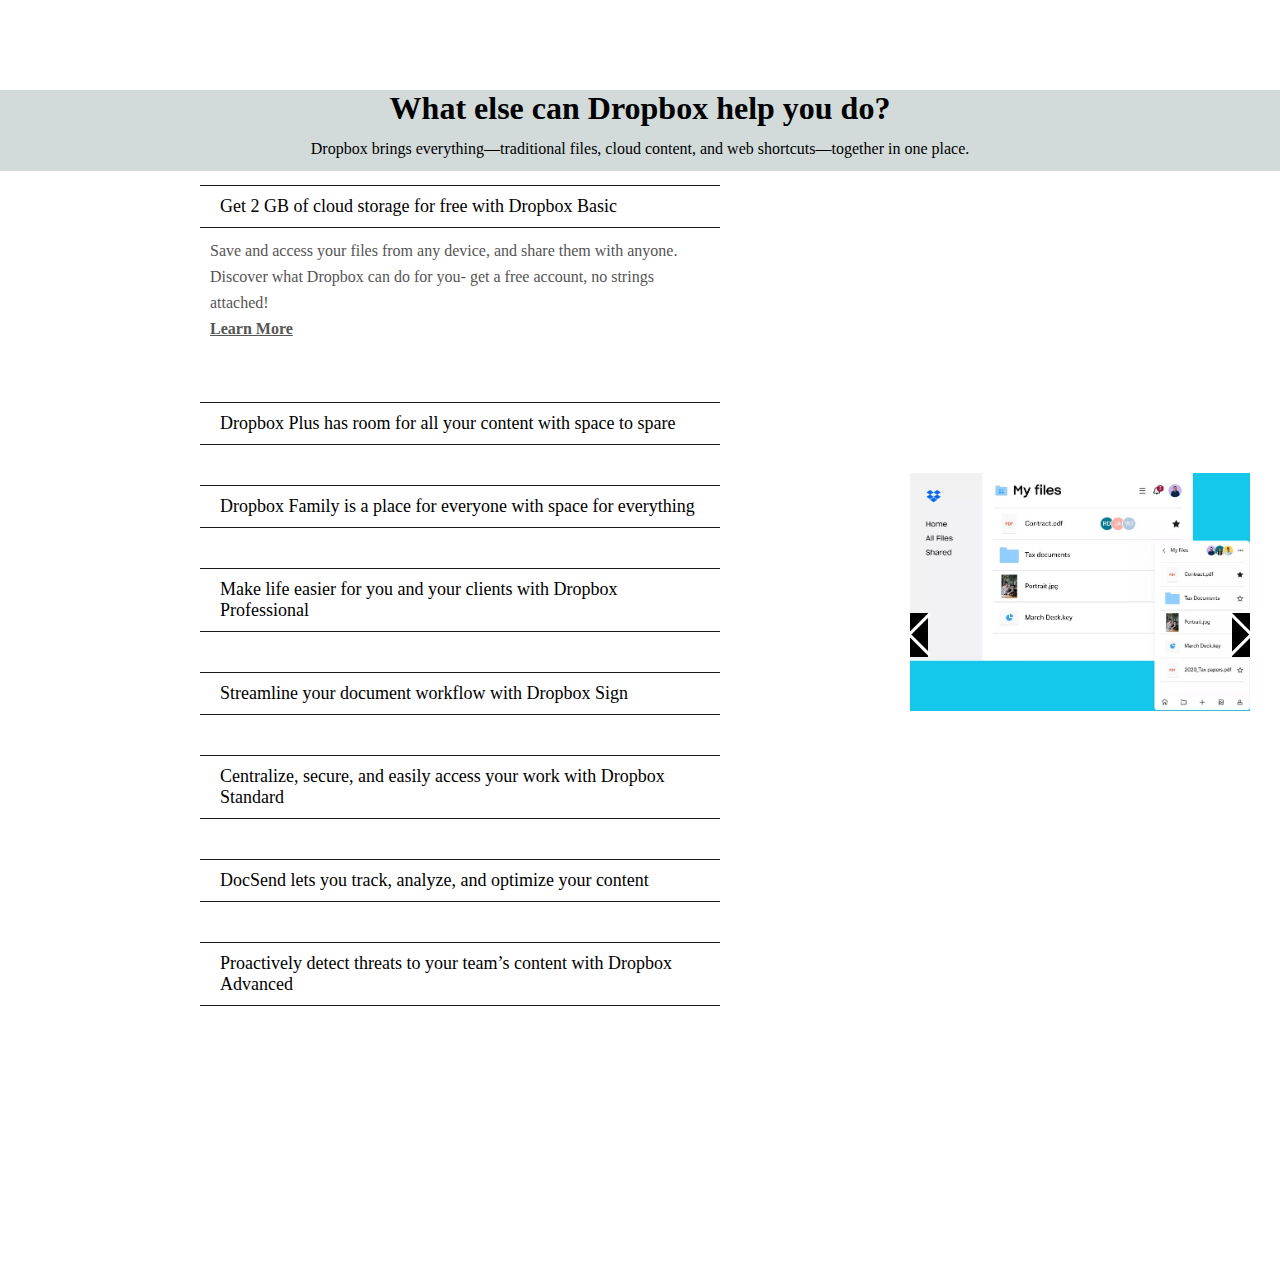
<file: MINI 1 P1/index.html>
<!DOCTYPE html>
<html lang="en">
<head>
    <meta charset="UTF-8">
    <meta name="viewport" content="width=device-width, initial-scale=1.0">
    <title>SECTION 5</title>
    <link rel="stylesheet" href="style.css">
        <link rel="stylesheet" href="https://cdn.jsdelivr.net/npm/swiper@10/swiper-bundle.min.css">
</head>
<body>


    <div class="content">
        <h1>What else can Dropbox help you do?</h1>
        <p>Dropbox brings everything—traditional files, cloud content, and web shortcuts—together in one place.</p>
    </div>

    <div class="main-box">

        <div id="left-box">

    <ul class="accordion">
        <li> 
            <input type="radio" name="accordion" id="first" checked>
            <label for="first">Get 2 GB of cloud storage for free with Dropbox Basic </label>
            <div class="the-content">
                <p>Save and access your files from any device, and share them with anyone. Discover what Dropbox can do for you- get a free account, no strings attached!</p>
                <h4><ins>Learn More</ins></h4>
            </div>
        </li>
        <li>
            <input type="radio" name="accordion" id="second">
            <label for="second">Dropbox Plus has room for all your content with space to spare</label>
            <div class="the-content">
                <p>Safeguard your photos, personal docs, work files, and much more. Save everything with 2,000 GB of space—and get some handy tools to help you stay organized.</p>
                <h4><ins>Learn More</ins></h4>
            </div>
        </li>
        <li>
            <input type="radio" name="accordion" id="third">
            <label for="third">Dropbox Family is a place for everyone with space for everything </label>
            <div class="the-content">
                <p>Share 2,000 GB of storage between 6 people. Each family plan member gets their own private Dropbox account for less than the price of two Plus plans.</p>
                <h4><ins>Learn More</ins></h4>
            </div>
        </li>
        <li>
            <input type="radio" name="accordion" id="forth">
            <label for="forth">Make life easier for you and your clients with Dropbox Professional </label>
            <div class="the-content">
                <p>Get our full suite of premium productivity and sharing tools—plus 3,000 GB of space. Dropbox Professional makes it easier for you to work with colleagues and clients.</p>
                <h4><ins>Learn More</ins></h4>
            </div>
        </li>
        <li>
            <input type="radio" name="accordion" id="fifth">
            <label for="fifth">Streamline your document workflow with Dropbox Sign </label>
            <div class="the-content">
                <p>Save yourself time and hassle with Dropbox Sign. You can sign legally-binding agreements with a few clicks. And it's just as easy to request a signature from someone else.</p>
                <h4><ins>Learn More</ins></h4>
            </div>
        </li>
        <li>
            <input type="radio" name="accordion" id="sixth">
            <label for="sixth">Centralize, secure, and easily access your work with Dropbox Standard </label>
            <div class="the-content">
                <p>Safeguard sensitive and confidential info. Automate time-consuming processes with powerful admin and collaboration tools. And easily recover your work if something ever goes wrong. Minimum 3 users per plan.</p>
                <h4><ins>Learn More</ins></h4>
            </div>
        </li>
        <li>
            <input type="radio" name="accordion" id="seventh">
            <label for="seventh">DocSend lets you track, analyze, and optimize your content </label>
            <div class="the-content">
                <p>Safely share business-critical documents and get real-time performance insights. DocSend helps you manage and optimize your company’s most important content.</p>
                <h4><ins>Learn More</ins></h4>
            </div>
        </li>
        <li>
            <input type="radio" name="accordion" id="eighth">
            <label for="eighth">Proactively detect threats to your team’s content with Dropbox Advanced</label>
            <div class="the-content">
                <p>Always-on security monitoring and alerts. Extended 1-year version history and file recovery. Plus all the storage space you need. Dropbox Advanced is a secure collaboration solution for your entire team. Minimum 3 users per plan.</p>
                <h4><ins>Learn More</ins></h4>
            </div>

        </div>

        <div id="right-box">
            <div class="container3">
                <div class="swiper">
                    <!-- Additional required wrapper -->
                    <div class="swiper-wrapper">
                      <!-- Slides -->
                      <div class="swiper-slide"><img src="Img/Pic1.jpg"> </div>
                      <div class="swiper-slide"><img src="Img/Pic2.jpg"> </div>
                      <div class="swiper-slide"><img src="Img/Pic3.jpg"> </div>
                     <div class="swiper-slide"><img src="Img/Pic4.jpg"> </div>
                      <div class="swiper-slide"><img src="Img/Pic5.jpg"> </div>
                      <div class="swiper-slide"><img src="Img/Pic6.jpg"> </div>
                      <div class="swiper-slide"><img src="Img/Pic7.jpg"> </div>
        
                    </div>
        
                    <div class="swiper-pagination"></div>
                  
                    <div class="swiper-button-prev"></div>
                    <div class="swiper-button-next"></div>
                 </div>
              </div>
         </div>


            
        </li>
    </ul>


    </body>
</html>
</file>
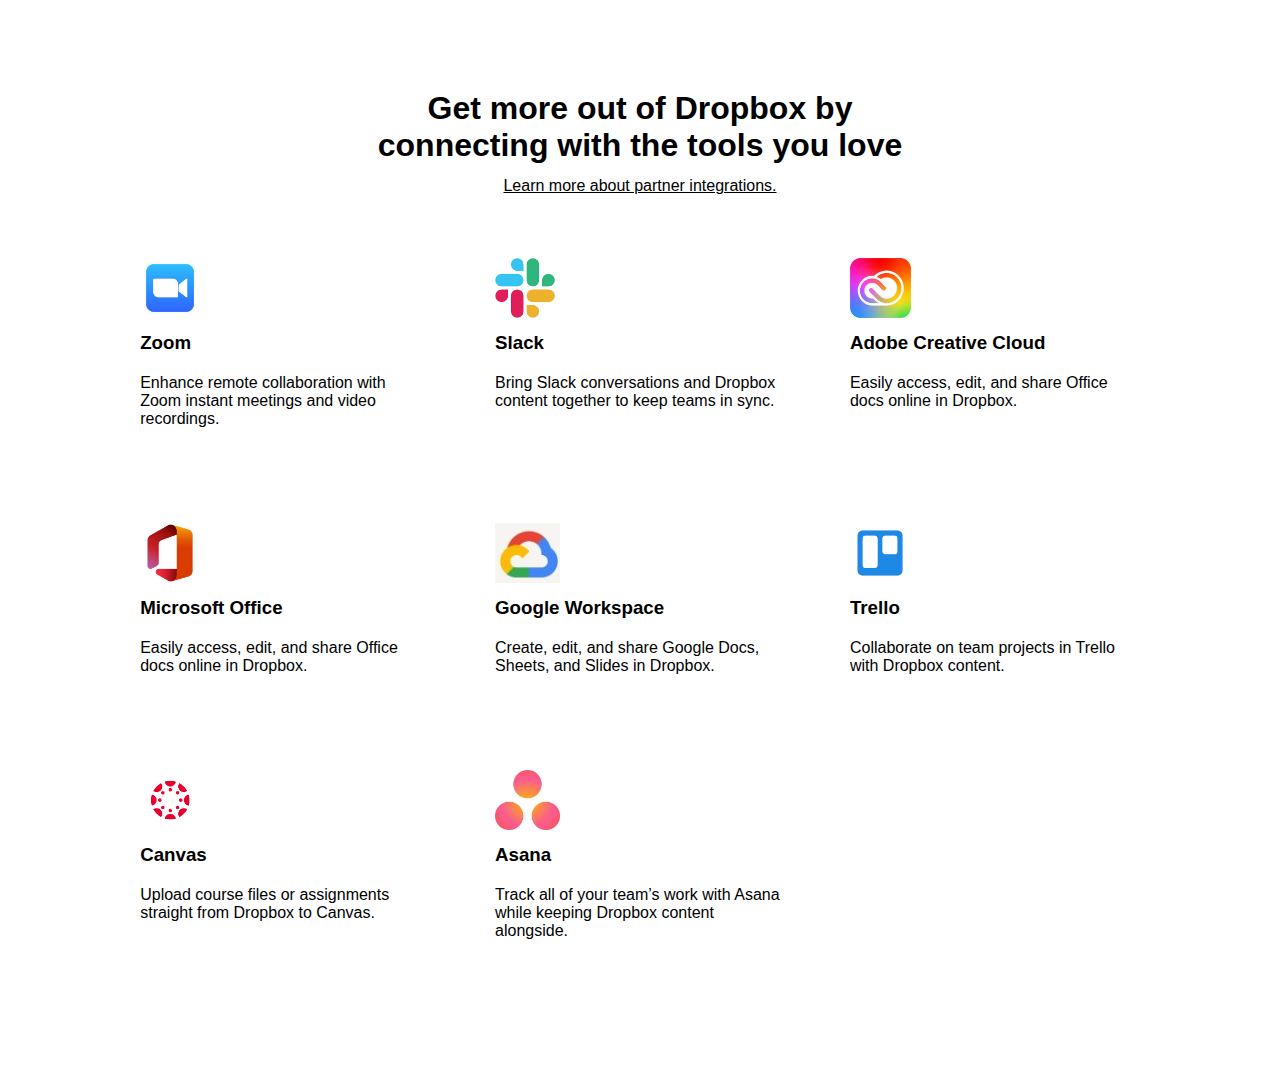
<file: MINI 1 P2/Index2.html>
<!DOCTYPE html>
<html lang="en">
<head>
    <meta charset="UTF-8">
    <meta name="viewport" content="width=device-width, initial-scale=1.0">
    <title>SECTION 6</title>
    <link rel="stylesheet" href="style2.css">
</head>


<body>
    <div class="content2">
        <h1>Get more out of Dropbox by</h1>
        <h1>connecting with the tools you love</h1>

        <p><ins>Learn more about partner integrations.</ins></p>


    <div class="container2">
        <div class="box-container">
            
            <div class="box">
                <img src="Img/Zoom.jpg" alt="">
                <h3>Zoom</h3>
                <p>Enhance remote collaboration with Zoom instant meetings and video recordings.</p>
            </div>

            <div class="box">
                <img src="Img/Slack.jpg" alt="">
                <h3>Slack</h3>
                <p>Bring Slack conversations and Dropbox content together to keep teams in sync.</p>
            </div>

            <div class="box">
                <img src="Img/Adobe.jpg" alt="">
                <h3>Adobe Creative Cloud</h3>
                <p>Easily access, edit, and share Office docs online in Dropbox.</p>
            </div>

            
            <div class="box">
                <img src="Img/microsoft office.jpg" alt="">
                <h3>Microsoft Office</h3>
                <p>Easily access, edit, and share Office docs online in Dropbox.</p>
            </div>

            <div class="box">
                <img src="Img/Workspace.jpg" alt="">
                <h3>Google Workspace</h3>
                <p>Create, edit, and share Google Docs, Sheets, and Slides in Dropbox.</p>
            </div>
    
            <div class="box">
                <img src="Img/trello.jpg" alt="">
                <h3>Trello</h3>
                <p>Collaborate on team projects in Trello with Dropbox content.</p>
            </div>

            <div class="box">
                <img src="Img/canvas.jpg" alt="">
                <h3>Canvas</h3>
                <p>Upload course files or assignments straight from Dropbox to Canvas.</p>
            </div>
    
            <div class="box">
                <img src="Img/asana.jpg" alt="">
                <h3>Asana</h3>
                <p>Track all of your team’s work with Asana while keeping Dropbox content alongside.</p>
            </div>
    
             </div>
        </div>
    </div>
    
</body>
</html>
</file>
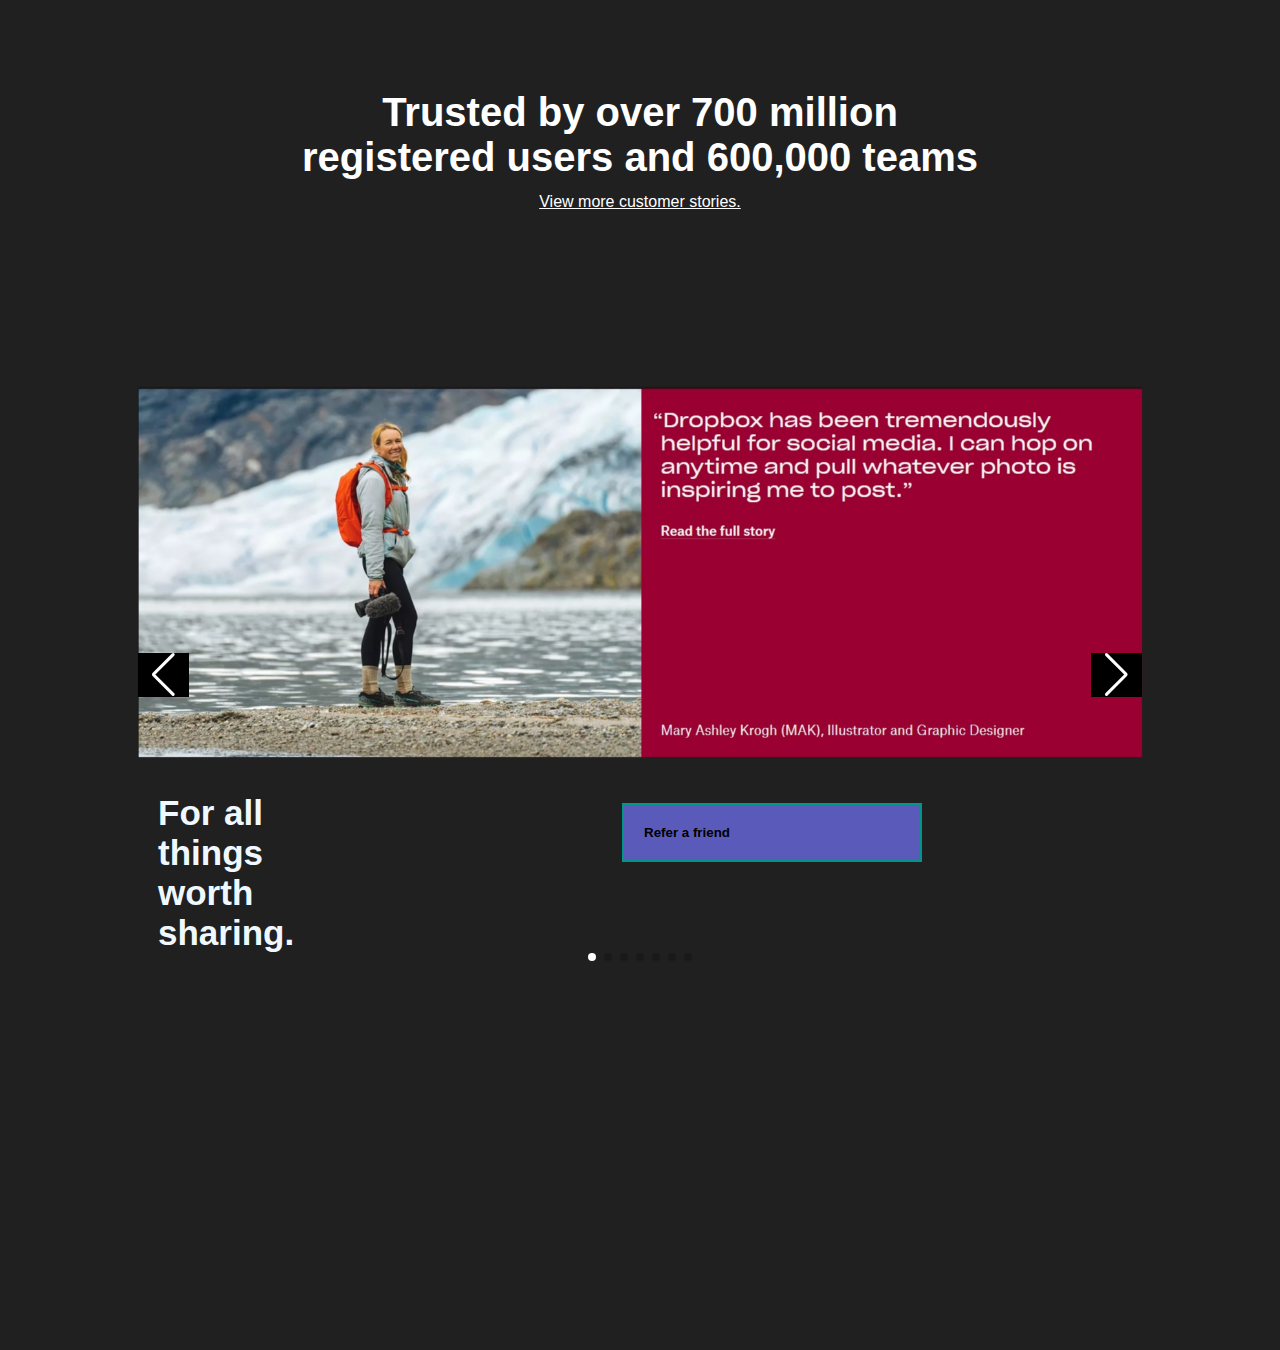
<file: MINI 1 P3/index3.html>
<!DOCTYPE html>
<html lang="en">
<head>
    <meta charset="UTF-8">
    <meta name="viewport" content="width=device-width, initial-scale=1.0">
    <title>SECTION 7</title>
    <link rel="stylesheet" href="style3.css">
    <link rel="stylesheet" href="https://cdn.jsdelivr.net/npm/swiper@10/swiper-bundle.min.css">
</head>
<body>
    
    <div class="content3">
        <h1>Trusted by over 700 million <br> registered users and 600,000 teams</h1> 
        <p><ins>View more customer stories.</ins></p>
    </div>

    <div class="container3">
        <div class="swiper">
            <!-- Additional required wrapper -->
            <div class="swiper-wrapper">
              <!-- Slides -->
              <div class="swiper-slide"><img src="Img/Pic1.jpg"> </div>
              <div class="swiper-slide"><img src="Img/Pic2.jpg"> </div>
              <div class="swiper-slide"><img src="Img/Pic3.jpg"> </div>
             <div class="swiper-slide"><img src="Img/Pic4.jpg"> </div>
              <div class="swiper-slide"><img src="Img/Pic5.jpg"> </div>
              <div class="swiper-slide"><img src="Img/Pic6.jpg"> </div>
              <div class="swiper-slide"><img src="Img/Pic7.jpg"> </div>

            </div>

            <div class="swiper-pagination"></div>
          
            <div class="swiper-button-prev"></div>
            <div class="swiper-button-next"></div>

            <div class="main-box">

                <div id="left-box">
                <h1>For all things worth sharing.</h1>
                </div>
        
                <div id="right-box">
                    <button type="button">Refer a friend</button>
                </div>
            </div>
        </div>



    <script src="https://cdn.jsdelivr.net/npm/swiper@10/swiper-bundle.min.js"></script>
    <script>
        const swiper = new Swiper('.swiper', {
            autoplay: {

            },
  
        loop: true,
 
    pagination: {
    el: '.swiper-pagination',
    clickable: true,
  },

  navigation: {
    nextEl: '.swiper-button-next',
    prevEl: '.swiper-button-prev',
  },


});

    </script>
</body>
</html>
</file>
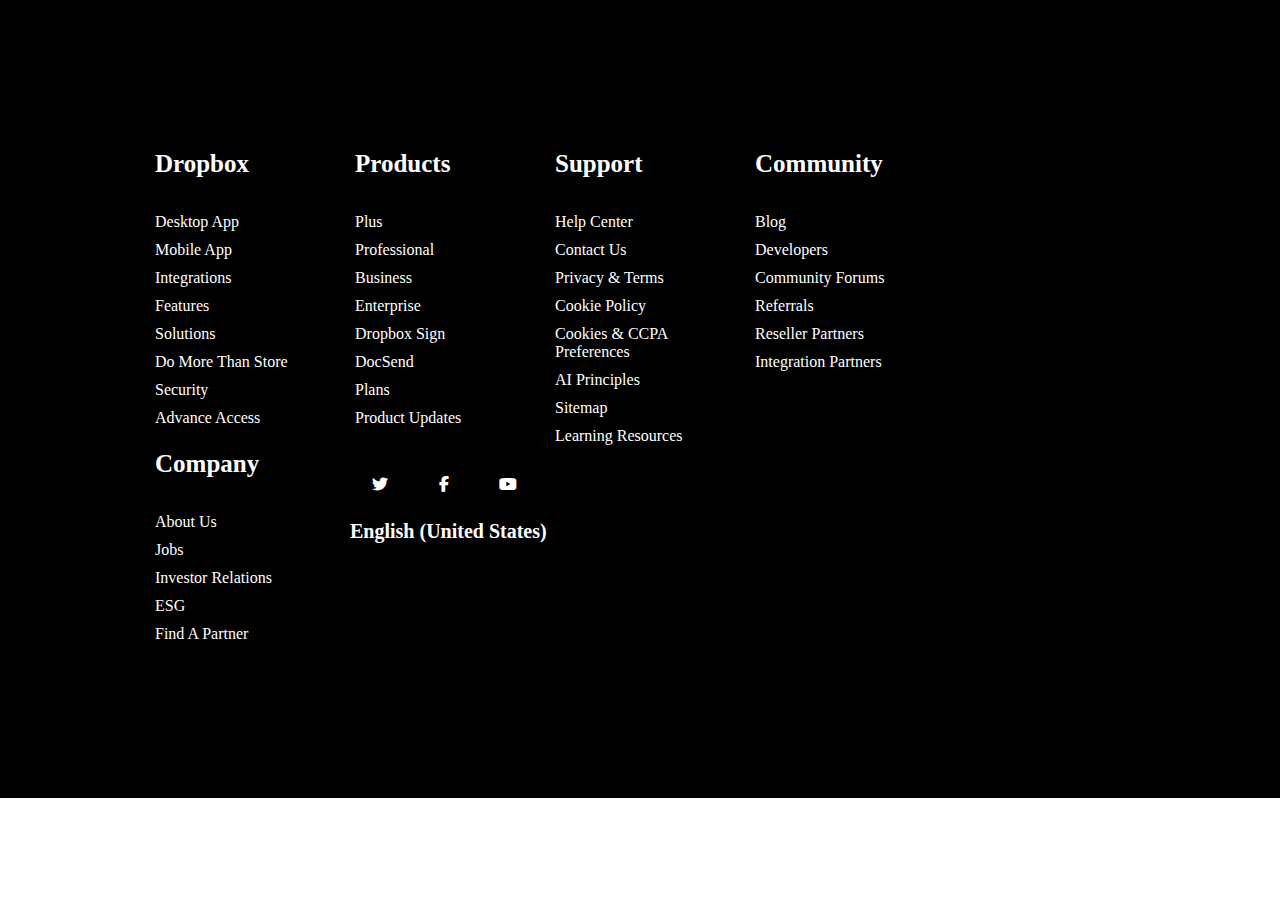
<file: MINI 1 P4/index4.html>
<!DOCTYPE html>
<html lang="en">
<head>
    <meta charset="UTF-8">
    <meta name="viewport" content="width=device-width, initial-scale=1.0">
    <title>SECTION 8</title>
    <link rel="stylesheet" href="style4.css">
    <link rel="stylesheet" type="text/css" href="https://cdnjs.cloudflare.com/ajax/libs/font-awesome/6.4.0/css/all.min.css">
</head>
<body>
    <footer class="footer">
        <div class="container4">
            <div class="row">
                <div class="footer-col">
                    <h4>Dropbox</h4>
                    <ul>
                        <li><a href="#">Desktop app</a></li>
                        <li><a href="#">Mobile app</a></li>
                        <li><a href="#">Integrations</a></li>
                        <li><a href="#">Features</a></li>
                        <li><a href="#">Solutions</a></li>
                        <li><a href="#">Do more than store</a></li>
                        <li><a href="#">Security</a></li>
                        <li><a href="#">Advance access</a></li>
                    </ul>
                </div>

                <div class="footer-col">
                    <h4>Products</h4>
                    <ul>
                        <li><a href="#">Plus</a> </li>
                        <li><a href="#">Professional</a></li>
                        <li><a href="#">Business</a></li>
                        <li><a href="#">Enterprise</a> </li>
                        <li><a href="#">Dropbox Sign</a> </li>
                        <li><a href="#">DocSend</a> </li>
                        <li><a href="#">Plans</a> </li>
                        <li><a href="#">Product updates</a> </li>

                    </ul>
                </div>

                <div class="footer-col">
                    <h4>Support</h4>
                    <ul>
                        <li><a href="#">Help center</a> </li>
                        <li><a href="#">Contact us</a> </li>
                        <li><a href="#">Privacy & terms</a> </li>
                        <li><a href="#">Cookie policy</a> </li>
                        <li><a href="#">Cookies & CCPA preferences</a> </li>
                        <li><a href="#">AI principles</a> </li>
                        <li><a href="#">Sitemap</a> </li>
                        <li><a href="#">Learning resources</a> </li>
                    </ul>
                </div>

                <div class="footer-col">
                    <h4>Community</h4>
                    <ul>
                        <li><a href="#">Blog</a> </li>
                        <li><a href="#">Developers</a> </li>
                        <li><a href="#">Community forums</a> </li>
                        <li><a href="#">Referrals</a> </li>
                        <li><a href="#">Reseller partners</a> </li>
                        <li><a href="#">Integration partners</a> </li>
                    </ul>
                </div>

                <div class="footer-col">
                    <h4>Company</h4>
                    <ul>
                        <li><a href="#">About us</a> </li>
                        <li><a href="#">Jobs</a> </li>
                        <li><a href="#">Investor relations</a> </li>
                        <li><a href="#">ESG</a> </li>
                        <li><a href="#">Find a partner</a> </li>
                    </ul>
                </div>
                <div class="footer-col">
                    <div class="social-links">
                        <a href="#"><i class="fab fa-twitter"></i></a>
                        <a href="#"><i class="fab fa-facebook-f"></i></a>
                        <a href="#"><i class="fab fa-youtube"></i></a>
                    </div>
                    <h3>English (United States)</h3>
            </div>

        </div>

    </footer>



</body>
</html>
</file>
<file: MINI 1 P1/style.css>
*{
    margin: 0;
    padding: 0;
    box-sizing: border-box;
  }
  
  body{
    background: white;
  }
  
  
  
  .content{
    background: rgb(210, 218, 218);
    width: 100%;
    position: absolute; 
    top: 10%;
    text-align: center;
    color: black;
  }
  
  
  
   .content p{
    padding: 1%;
    }
  
  .accordion{
    padding: 130px;
    margin: 20px;
    width: 800px;
    
  }
  
  .accordion li {
    list-style: none;
    width: 100%;
    margin: 20px;
    padding: 10px;
    background: white;
  }
  
  .accordion li label {
    border-bottom: 1px solid rgb(26, 25, 25);
    border-top: 1px solid rgb(26, 25, 25);
    display: flex;
    align-items: center;
    padding: 10px;
    font-size: 18px;
    font: 500;
    cursor: pointer;
  }
  
  label::before{
    content: "";
    margin-right: 10px;
    font-size: 24px;
    font-weight: 600;
  }
  
  input[type="radio"]{
    display: none;
  
  
  }
  
  .accordion .the-content{
    color: #555;
    padding : 0 10px;
    line-height: 26px;
    max-height: 0;
    overflow: hidden;
    transition: max-height 0.5s, padding ;
  }
  
  .accordion .the-content h4{
  
    cursor: pointer;
  }
  
  .accordion input[type="radio"]:checked + label + .the-content {
    max-height: 400px;
    padding: 10px 10px 20px;
  }
  
  
  
  .container3{
    width: 100%;
    height: 140vh;
    display: flex;
    align-items: center;
  }
  
  .swiper{
    width: 100%;
    padding: 50px ;
    height: fit-content;
  }
  
  
  .swiper-slide img {
    width: 100%;
    height: 30%;
    padding: 10px;
  
  }
  
  
  .swiper .swiper-button-prev, .swiper .swiper-button-next{
    width: 5%;
    background-color: black;
    color: white;
    cursor: pointer;
  }
  
  
  .main-box > div{
  padding: 5px 20px;
  }
  
  .main-box{
  display: flex;
  } 
  
  #left-box{
  flex: 1;
  order: 1;
  }
  
  #left-box h1{
  color: aliceblue;
  font-size: 35px;
  }
  
  #right-box{
  flex: 1;
  order: 2;
  
  }
</file>
<file: MINI 1 P2/style2.css>
*{
    margin: 0;
    padding: 0;
    font-family: sans-serif;
    box-sizing: border-box;
}

 .content2{
  width: 100%;
  position: absolute; 
  top: 10%;
  text-align: center;
  color: black;
}



 .content2 p{
  padding: 1%;
  }
  
.container2{
  padding: 15px 9%;
  padding-bottom: 100px;
} 

.container2 .box-container{
  display: grid;
  grid-template-columns: repeat(auto-fit,minmax(270px, 1fr));
  gap:15px;

}

.container2 .box-container .box{
  background: white;
  text-align: left;
  padding:30px 20px;
  margin: 5px;
}

.container2 .box-container .box img{
  height: 60px;
}

.container2 .box-container .box h3{
  padding: 10px 0;
}

.container2 .box-container .box p{
  padding: 10px 0;
}
</file>
<file: MINI 1 P3/style3.css>
*{
    margin: 0;
    padding: 0;
    font-family: sans-serif;
    box-sizing: border-box;
  }

  .content3 {
    width: 100%;
    position: absolute; 
    top: 10%;
    text-align: center;
    color: black;
  }
  
  .content3 h1{
    color: white;
    font-size: 40px;
  }
  
  .content3 p{
    padding: 1%;
    color: white; 
    cursor: pointer;
    
  }
  

  .container3{
    width: 100%;
    height: 150vh;
    background: rgb(32, 32, 32);
    display: flex;
    align-items: center;
    justify-content: center
  }
  
  .swiper{
    width: 80%;
    padding: 50px ;
    height: fit-content;
  }


.swiper-slide img {
    width: 100%;
    padding: 10px;

}


.swiper .swiper-button-prev, .swiper .swiper-button-next{
    width: 5%;
    background-color: black;
    color: white;
    cursor: pointer;
}

.swiper .swiper-pagination-bullet-active {
    background: white;
    margin: 100%;
    cursor: pointer;
}

.main-box > div{
  padding: 20px 30px;
}

.main-box{
  display: flex;
} 

#left-box{
  flex: 1;
  order: 1;
}

#left-box h1{
  color: aliceblue;
  font-size: 35px;
}

#right-box{
  flex: 1;
  order: 2;

}

button { 
  width: 300px;
  padding: 20px;
  text-align: left;
  margin: 10px 200px;
  font-weight: bold;
  border: 2px solid #009688;
  background: rgb(90, 90, 187);
  cursor: pointer;
}


button:hover{
  border: none;
}
</file>
<file: MINI 1 P4/style4.css>
*{
    margin: 0;
    padding: 0;
    box-sizing: border-box;
}

.container4{
    max-width: 1170px;
    margin: 50px;


}

.row{
    display: flex;
    flex-wrap: wrap;
}

ul{
    list-style: none;
}

.footer{
    background-color: rgb(0, 0, 0);
    padding: 100px;
}

.footer-col{
    width: 200px;
    padding: 0px;
}

.footer-col h4{
    font-size: 25px;
    color: white;
    text-transform: capitalize;
    margin-bottom: 30px;
    margin-left: 5px;
    font-weight: 700;
    position: relative;
    
}

.footer-col ul li a{
    font-size: 16px;
    padding: 5px;
    text-transform: capitalize;
    color: white;
    text-decoration: none;
    font-weight: 300;
    color: white;
    display: block;
    transition: all 0.3s ease;
}

.footer-col ul li a:hover{
    color: rgb(184, 155, 155);
    transition: none;
}

.footer-col .social-links a{
    display: inline-block;
    height: 40px;
    width: 30px;
    margin: 15px;
    text-align: center;
    line-height: 40px;
    color: #ffffff;
    transition: all 0.3s ease;
}

.footer-col .social-links a:hover{
    background-color: #ddc3c3;
}

.footer-col h3 {
    font-size: 20px;
    color: white;
    cursor: pointer;
}

@media(max-width: 767px){
    .footer-col {
        width: 50%;
        margin-bottom: 30px;
    }
}

@media(max-width: 574px){
    .footer-col {
        width: 100%;
    }
}
</file>
